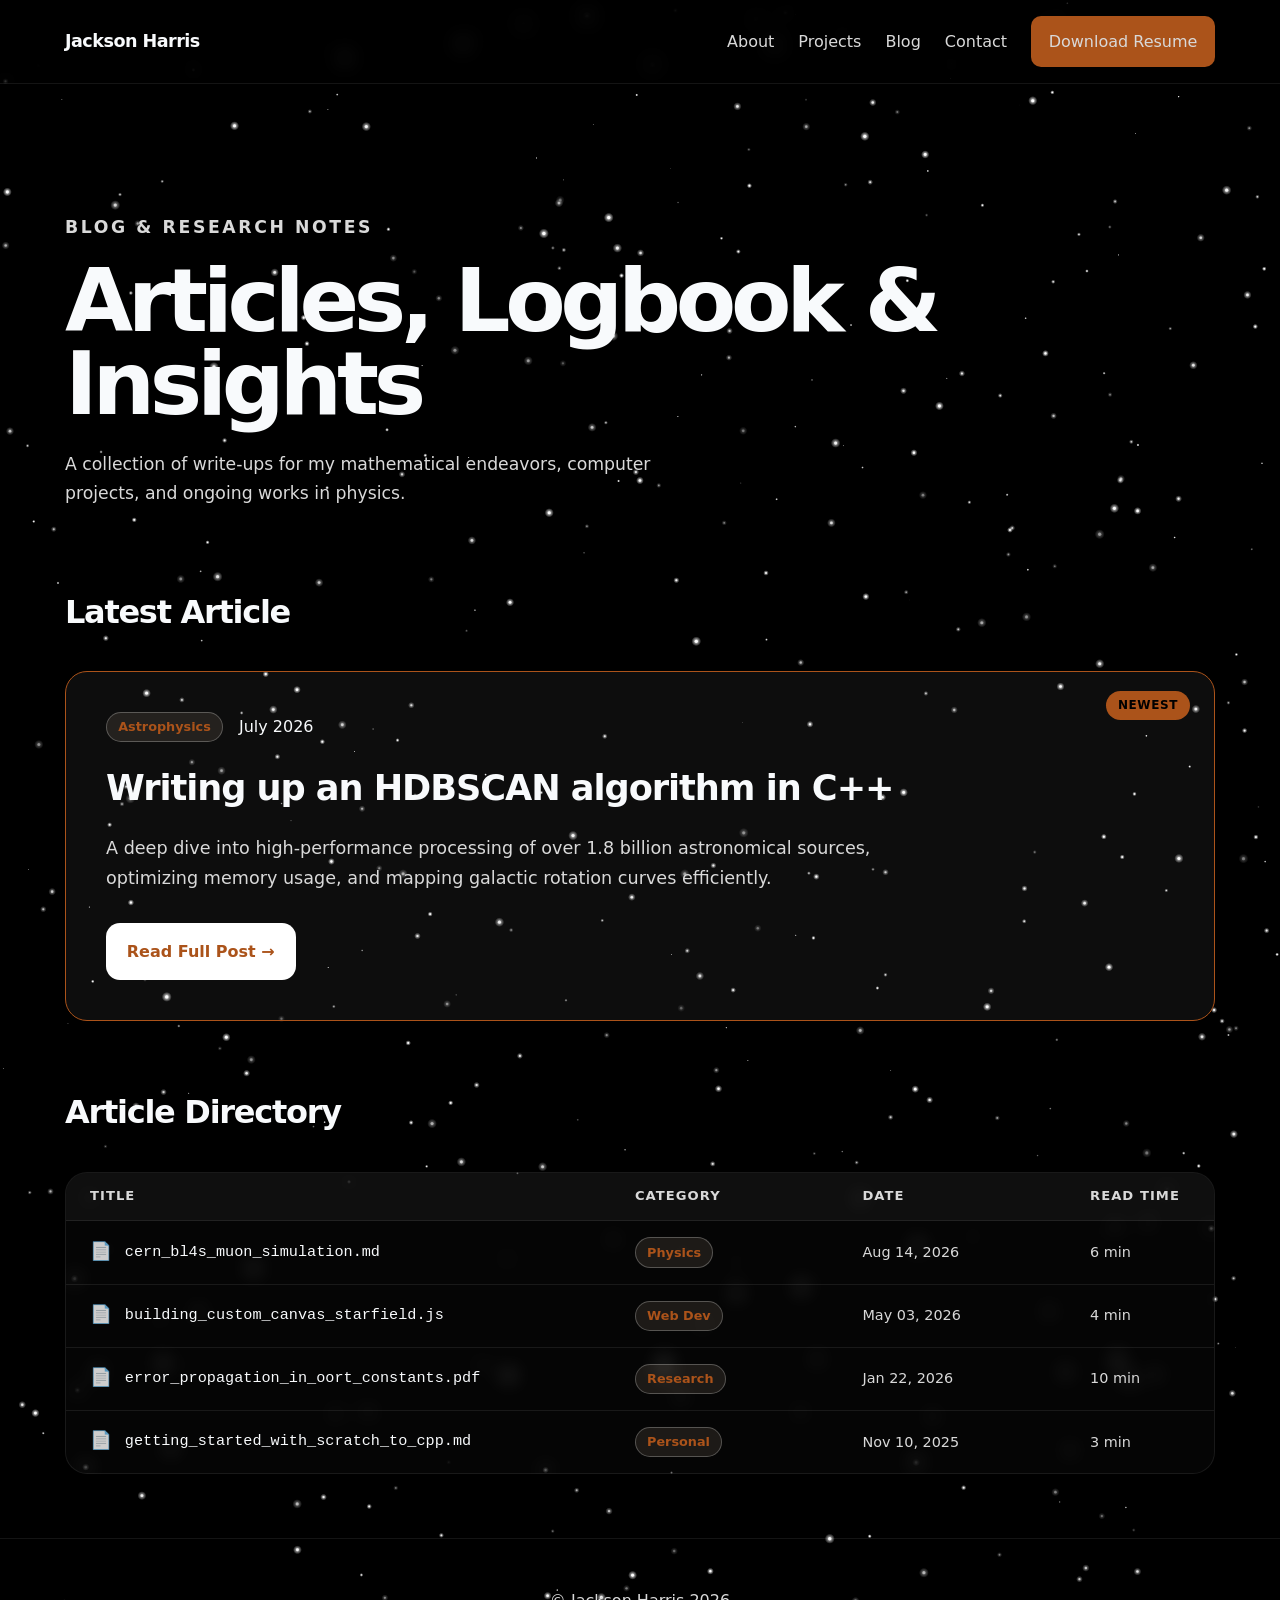
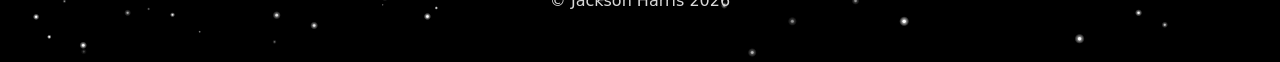
<file: blog.html>
<!DOCTYPE html>
<html lang="en">
<head>
  <meta charset="UTF-8" />
  <meta name="viewport" content="width=device-width, initial-scale=1.0" />
  <title>Blog | Jackson Harris</title>
  <link rel="stylesheet" href="css/main.css" />
</head>
<body>
  <canvas id="space-canvas"></canvas>

  <header class="navbar">
    <div class="container nav-inner">
      <a class="logo" href="index.html">Jackson Harris</a>
      <nav class="nav-links">
        <a href="about.html">About</a>
        <a href="projects.html">Projects</a>
        <a href="blog.html">Blog</a>
        <a href="contact.html">Contact</a>
        <a class="resume-btn" href="resume.pdf" target="_blank">Download Resume</a>
      </nav>
    </div>
  </header>

  <main>
    <section class="hero" style="padding-bottom: 2rem;">
      <div class="container">
        <p class="eyebrow">Blog & Research Notes</p>
        <h1>Articles, Logbook & Insights</h1>
        <p>A collection of write-ups for my mathematical endeavors, computer projects, and ongoing works in physics.</p>
      </div>
    </section>

    <section class="container">
      <h2 class="section-title">Latest Article</h2>
      <article class="card featured-blog-card">
        <div class="featured-badge">Newest</div>
        <div class="featured-content">
          <div class="blog-meta-header">
            <span class="file-tag">Astrophysics</span>
            <span class="date">July 2026</span>
          </div>
          <h2>Writing up an HDBSCAN algorithm in C++</h2>
          <p>A deep dive into high-performance processing of over 1.8 billion astronomical sources, optimizing memory usage, and mapping galactic rotation curves efficiently.</p>
          <a href="#" class="button button-primary">Read Full Post →</a>
        </div>
      </article>
    </section>

    <section class="container" style="margin-top: 4rem;">
      <h2 class="section-title">Article Directory</h2>
      
      <div class="file-explorer">
        <div class="file-row file-header">
          <div>Title</div>
          <div>Category</div>
          <div>Date</div>
          <div>Read Time</div>
        </div>

        <a href="#" class="file-row">
          <div class="file-title">
            <span class="file-icon">📄</span>
            <span class="file-name">cern_bl4s_muon_simulation.md</span>
          </div>
          <div><span class="file-tag">Physics</span></div>
          <div class="file-meta">Aug 14, 2026</div>
          <div class="file-meta">6 min</div>
        </a>

        <a href="#" class="file-row">
          <div class="file-title">
            <span class="file-icon">📄</span>
            <span class="file-name">building_custom_canvas_starfield.js</span>
          </div>
          <div><span class="file-tag">Web Dev</span></div>
          <div class="file-meta">May 03, 2026</div>
          <div class="file-meta">4 min</div>
        </a>

        <a href="#" class="file-row">
          <div class="file-title">
            <span class="file-icon">📄</span>
            <span class="file-name">error_propagation_in_oort_constants.pdf</span>
          </div>
          <div><span class="file-tag">Research</span></div>
          <div class="file-meta">Jan 22, 2026</div>
          <div class="file-meta">10 min</div>
        </a>

        <a href="#" class="file-row">
          <div class="file-title">
            <span class="file-icon">📄</span>
            <span class="file-name">getting_started_with_scratch_to_cpp.md</span>
          </div>
          <div><span class="file-tag">Personal</span></div>
          <div class="file-meta">Nov 10, 2025</div>
          <div class="file-meta">3 min</div>
        </a>
      </div>
    </section>
  </main>

  <footer>
    <div class="container">© Jackson Harris 2026</div>
  </footer>

  <script src="js/space-background.js"></script>
</body>
</html>
</file>
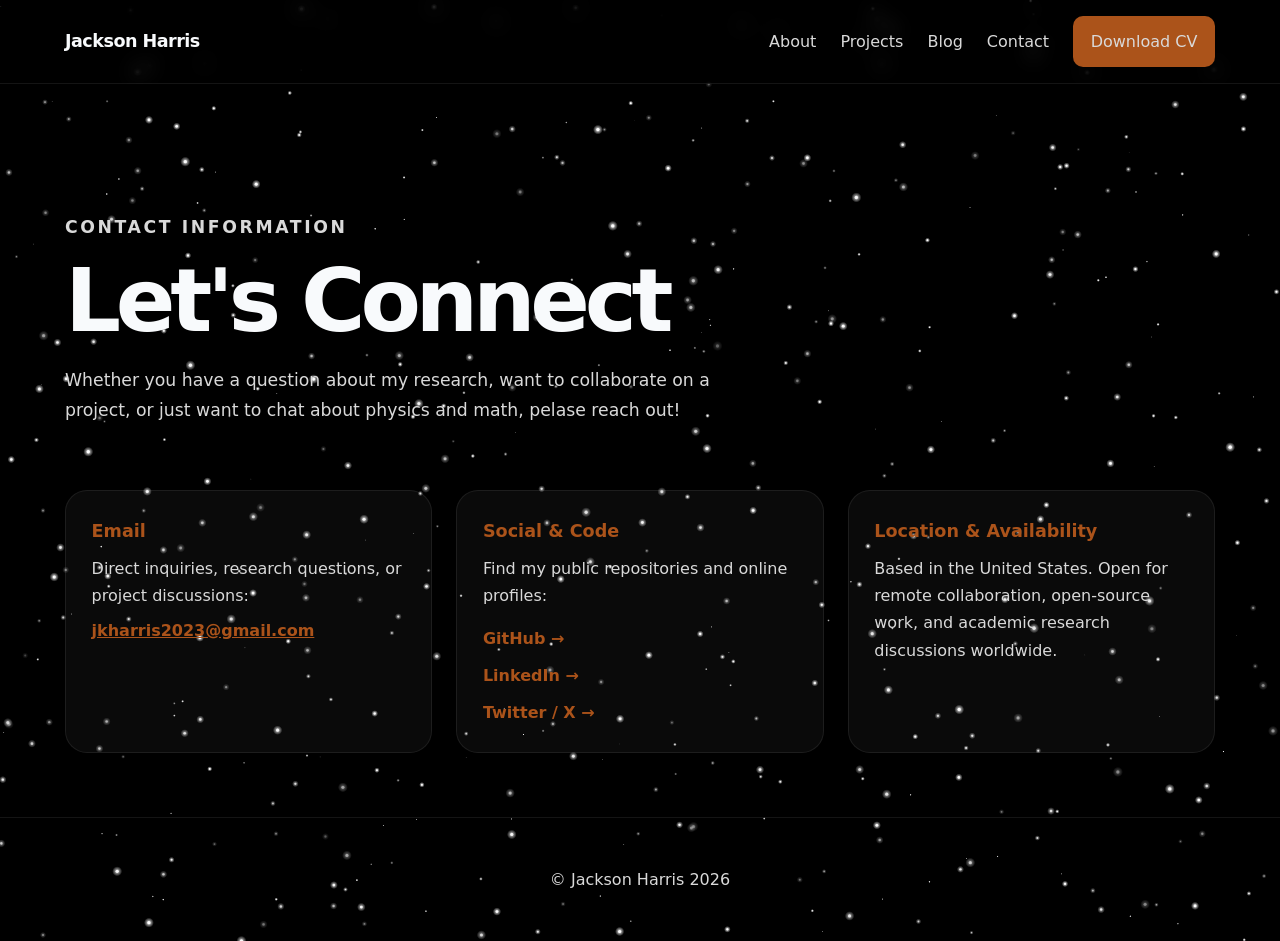
<file: contact.html>
<!DOCTYPE html>
<html lang="en">
<head>
  <meta charset="UTF-8" />
  <meta name="viewport" content="width=device-width, initial-scale=1.0" />
  <title>Contact | Jackson Harris</title>
  <link rel="stylesheet" href="css/main.css" />
</head>
<body>
  <canvas id="space-canvas"></canvas>

  <header class="navbar">
    <div class="container nav-inner">
      <a class="logo" href="index.html">Jackson Harris</a>
      <nav class="nav-links">
        <a href="about.html">About</a>
        <a href="projects.html">Projects</a>
        <a href="blog.html">Blog</a>
        <a href="contact.html">Contact</a>
        <a class="resume-btn" href="resume.pdf" target="_blank">Download CV</a>
      </nav>
    </div>
  </header>

  <main>
    <section class="hero" style="padding-bottom: 3rem;">
      <div class="container">
        <p class="eyebrow">Contact Information</p>
        <h1>Let's Connect</h1>
        <p>Whether you have a question about my research, want to collaborate on a project, or just want to chat about physics and math, pelase reach out!</p>
      </div>
    </section>

    <section class="container">
      <div class="info-grid">
        
        <article class="card">
          <h3 style="color: var(--accent); margin-bottom: 0.5rem;">Email</h3>
          <p style="margin-bottom: 0.5rem;">Direct inquiries, research questions, or project discussions:</p>
          <a href="mailto:jkharris2023@gmail.com" style="font-weight: 600; text-decoration: underline;">jkharris2023@gmail.com</a>
        </article>

        <article class="card">
          <h3 style="color: var(--accent); margin-bottom: 0.5rem;">Social & Code</h3>
          <p style="margin-bottom: 1rem;">Find my public repositories and online profiles:</p>
          <div style="display: flex; flex-direction: column; gap: 0.6rem;">
            <a href="https://github.com/Jackson-Harris-247" target="_blank">GitHub →</a>
            <a href="https://www.linkedin.com/in/jackson-harris-91b60b3a7/" target="_blank">LinkedIn →</a>
            <a href="https://x.com" target="_blank">Twitter / X →</a>
          </div>
        </article>

        <article class="card">
          <h3 style="color: var(--accent); margin-bottom: 0.5rem;">Location & Availability</h3>
          <p>Based in the United States. Open for remote collaboration, open-source work, and academic research discussions worldwide.</p>
        </article>

      </div>
    </section>
  </main>

  <footer>
    <div class="container">© Jackson Harris 2026</div>
  </footer>

  <script src="js/space-background.js"></script>
</body>
</html>
</file>
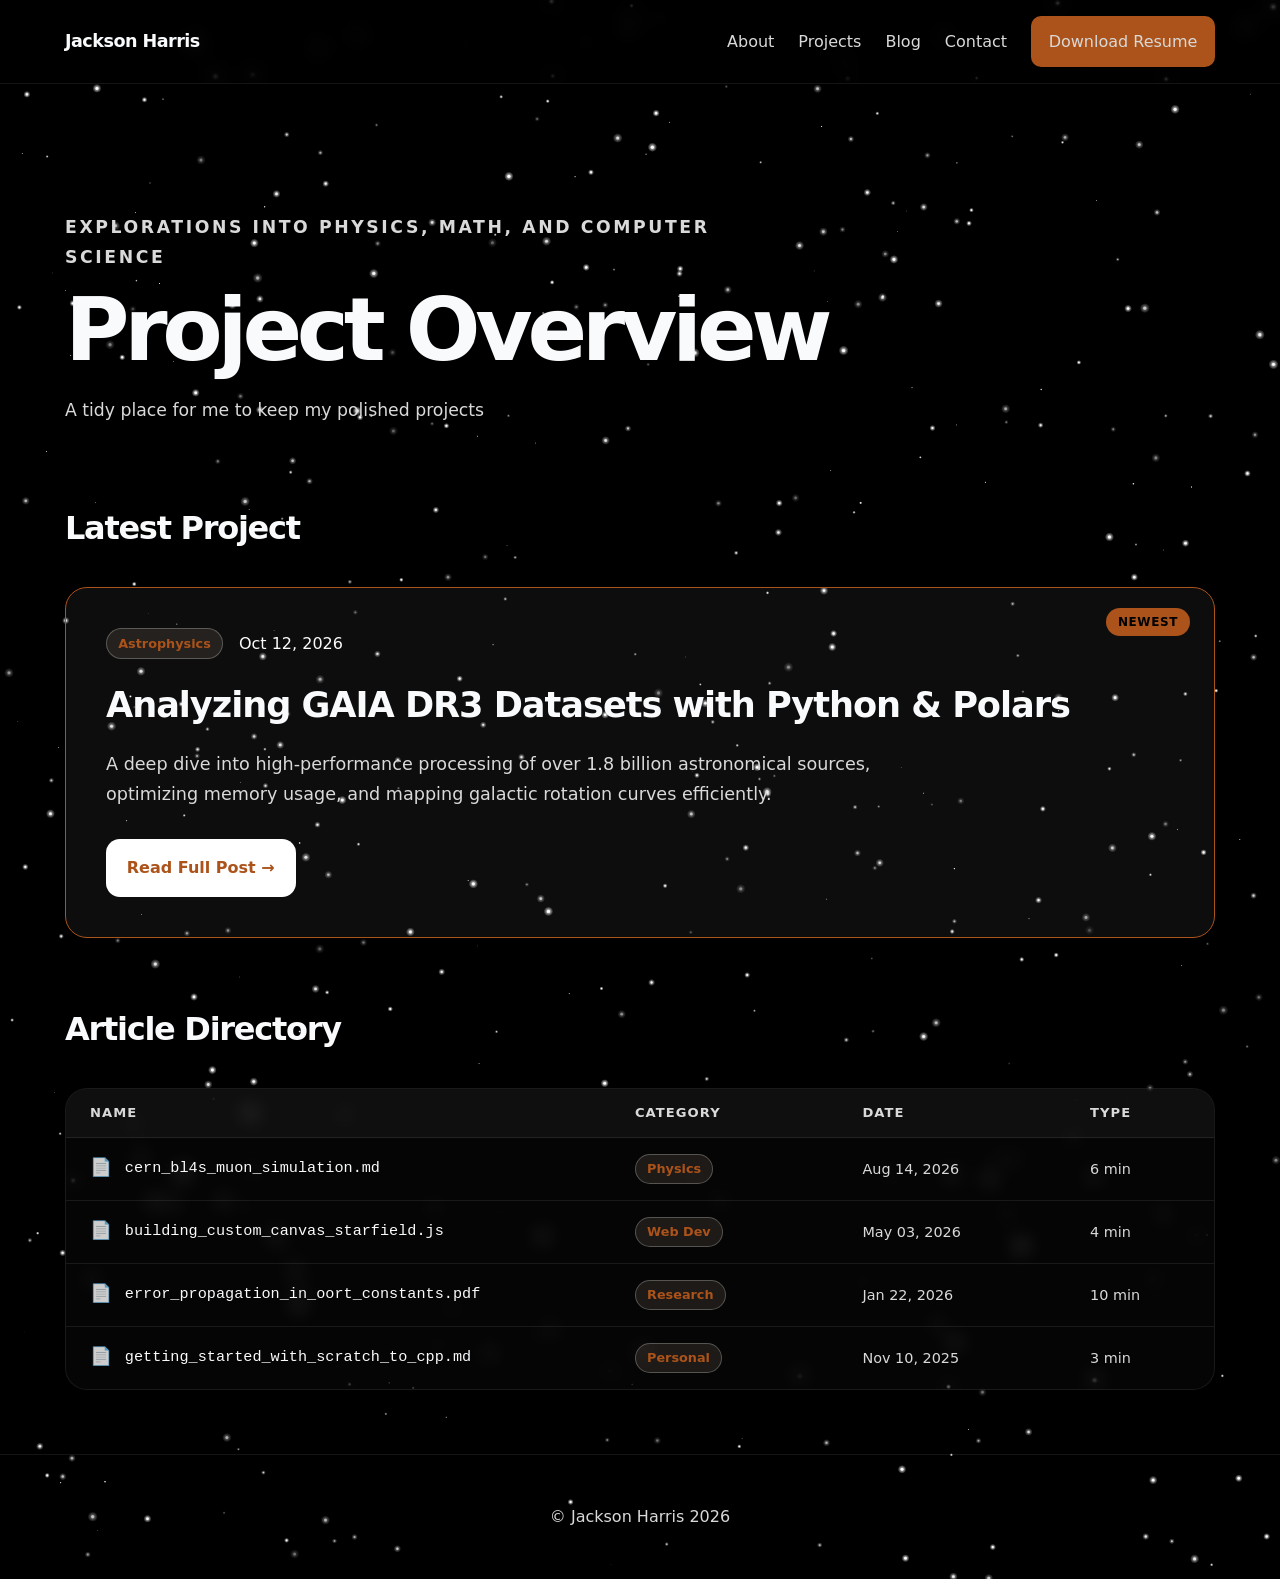
<file: projects.html>
<!DOCTYPE html>
<html lang="en">
<head>
  <meta charset="UTF-8" />
  <meta name="viewport" content="width=device-width, initial-scale=1.0" />
  <title>Projects | Jackson Harris</title>
  <link rel="stylesheet" href="css/main.css" />
</head>
<body>
  <canvas id="space-canvas"></canvas>

  <header class="navbar">
    <div class="container nav-inner">
      <a class="logo" href="index.html">Jackson Harris</a>
      <nav class="nav-links">
        <a href="about.html">About</a>
        <a href="projects.html">Projects</a>
        <a href="blog.html">Blog</a>
        <a href="contact.html">Contact</a>
        <a class="resume-btn" href="resume.pdf" target="_blank">Download Resume</a>
      </nav>
    </div>
  </header>

  <main>
    <section class="hero" style="padding-bottom: 2rem;">
      <div class="container">
        <p class="eyebrow">Explorations into Physics, Math, and Computer Science</p>
        <h1>Project Overview</h1>
        <p>A tidy place for me to keep my polished projects</p>
      </div>
    </section>

    <section class="container">
      <h2 class="section-title">Latest Project</h2>
      <article class="card featured-blog-card">
        <div class="featured-badge">Newest</div>
        <div class="featured-content">
          <div class="blog-meta-header">
            <span class="file-tag">Astrophysics</span>
            <span class="date">Oct 12, 2026</span>
          </div>
          <h2>Analyzing GAIA DR3 Datasets with Python & Polars</h2>
          <p>A deep dive into high-performance processing of over 1.8 billion astronomical sources, optimizing memory usage, and mapping galactic rotation curves efficiently.</p>
          <a href="#" class="button button-primary">Read Full Post →</a>
        </div>
      </article>
    </section>

    <section class="container" style="margin-top: 4rem;">
      <h2 class="section-title">Article Directory</h2>
      
      <div class="file-explorer">
        <div class="file-row file-header">
          <div>Name</div>
          <div>Category</div>
          <div>Date</div>
          <div>Type</div>
        </div>

        <a href="#" class="file-row">
          <div class="file-title">
            <span class="file-icon">📄</span>
            <span class="file-name">cern_bl4s_muon_simulation.md</span>
          </div>
          <div><span class="file-tag">Physics</span></div>
          <div class="file-meta">Aug 14, 2026</div>
          <div class="file-meta">6 min</div>
        </a>

        <a href="#" class="file-row">
          <div class="file-title">
            <span class="file-icon">📄</span>
            <span class="file-name">building_custom_canvas_starfield.js</span>
          </div>
          <div><span class="file-tag">Web Dev</span></div>
          <div class="file-meta">May 03, 2026</div>
          <div class="file-meta">4 min</div>
        </a>

        <a href="#" class="file-row">
          <div class="file-title">
            <span class="file-icon">📄</span>
            <span class="file-name">error_propagation_in_oort_constants.pdf</span>
          </div>
          <div><span class="file-tag">Research</span></div>
          <div class="file-meta">Jan 22, 2026</div>
          <div class="file-meta">10 min</div>
        </a>

        <a href="#" class="file-row">
          <div class="file-title">
            <span class="file-icon">📄</span>
            <span class="file-name">getting_started_with_scratch_to_cpp.md</span>
          </div>
          <div><span class="file-tag">Personal</span></div>
          <div class="file-meta">Nov 10, 2025</div>
          <div class="file-meta">3 min</div>
        </a>
      </div>
    </section>
  </main>

  <footer>
    <div class="container">© Jackson Harris 2026</div>
  </footer>

  <script src="js/space-background.js"></script>
</body>
</html>
</file>
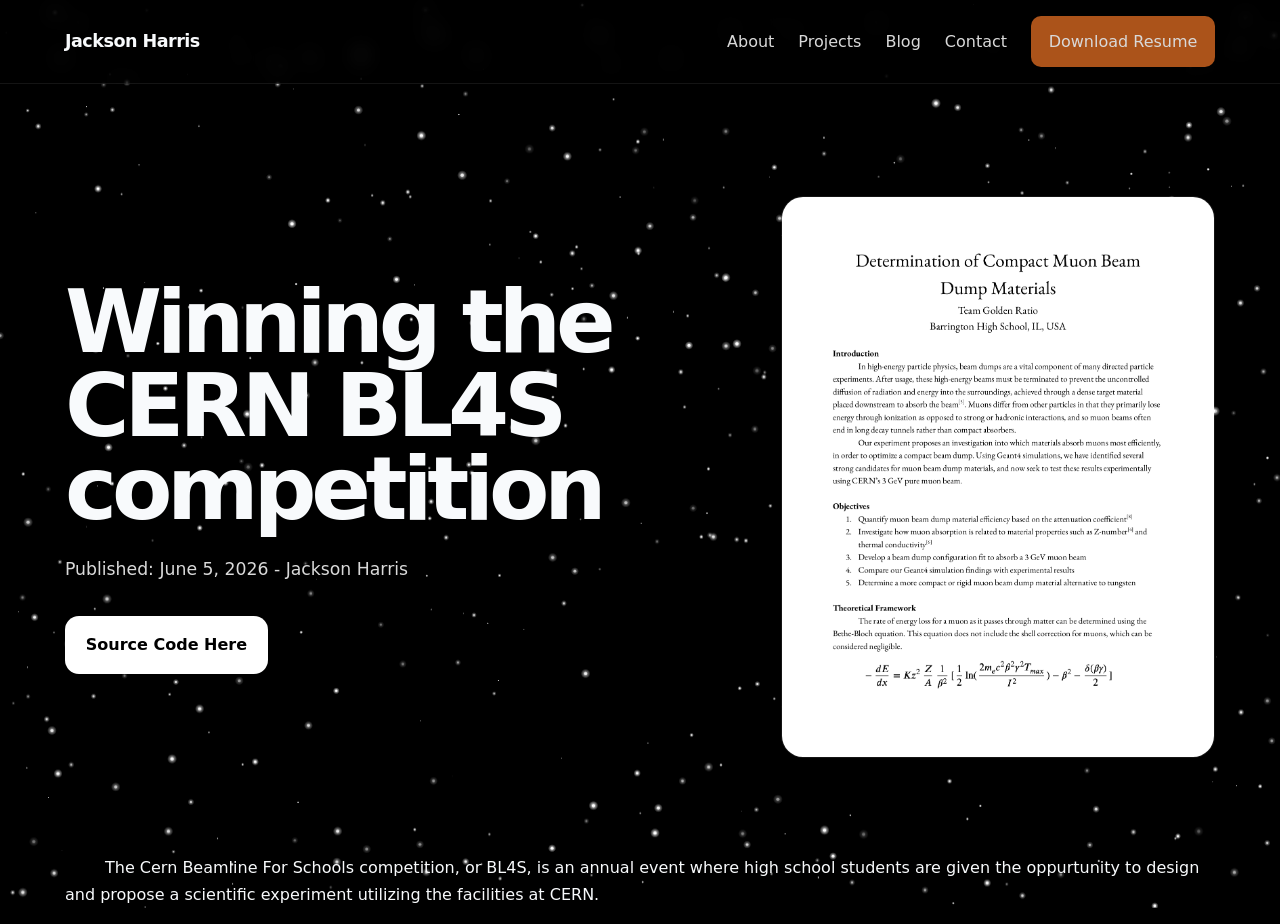
<file: pages/PROJECT-CernComp.html>
<DOCTYPE html>
<html lang="en">
<head>
  <meta charset="UTF-8" />
  <meta name="viewport" content="width=device-width initial-scale=1.0" />
  <title>Jackson Harris | CERN BL4S </title>
  <link rel="stylesheet" href="../css/main.css" />
</head>
<body>
  <!-- Space background canvas -->
  <canvas id="space-canvas"></canvas>

  <header class="navbar">
    <div class="container nav-inner">
      <a class="logo" href="../index.html">Jackson Harris</a>
      <nav class="nav-links">
        <a href="../about.html">About</a>
	<a href="../projects.html">Projects</a>
	<a href="../blog.html">Blog</a>
	<a href="../contact.html">Contact</a>
	<a class="resume-btn" href="../resume.pdf" target="_blank">Download Resume</a>
      </nav>
    </div>
  </header>

  <main>
    <section class="hero">
  <div class="container hero-grid">
    <div>
      <h1>Winning the CERN BL4S competition</h1>
      <p>Published: June 5, 2026 - Jackson Harris</p>
      <div class="hero-buttons">
        <a href="https://github.com/Jackson-Harris-247/Muon-Beam-Dump-Simulation" target="_blank" rel="noopener noreferrer" class="button button-primary">Source Code Here</a>
      </div>
    </div>

    <div class="hero-image">
      <img src="../images/CERN-BL4S.jpg" alt="CERN BL4S Project Image" />
    </div>
  </div>
</section>

    <section class="container">
      <p style="text-indent: 40px;">
		The Cern Beamline For Schools competition, or BL4S, is an annual event where high school students are given the oppurtunity to design and propose a scientific experiment utilizing the facilities at CERN.
      </p>
    </section>
  </main>

	<script src="../js/space-background.js"></script>
</body>

</html>
</file>
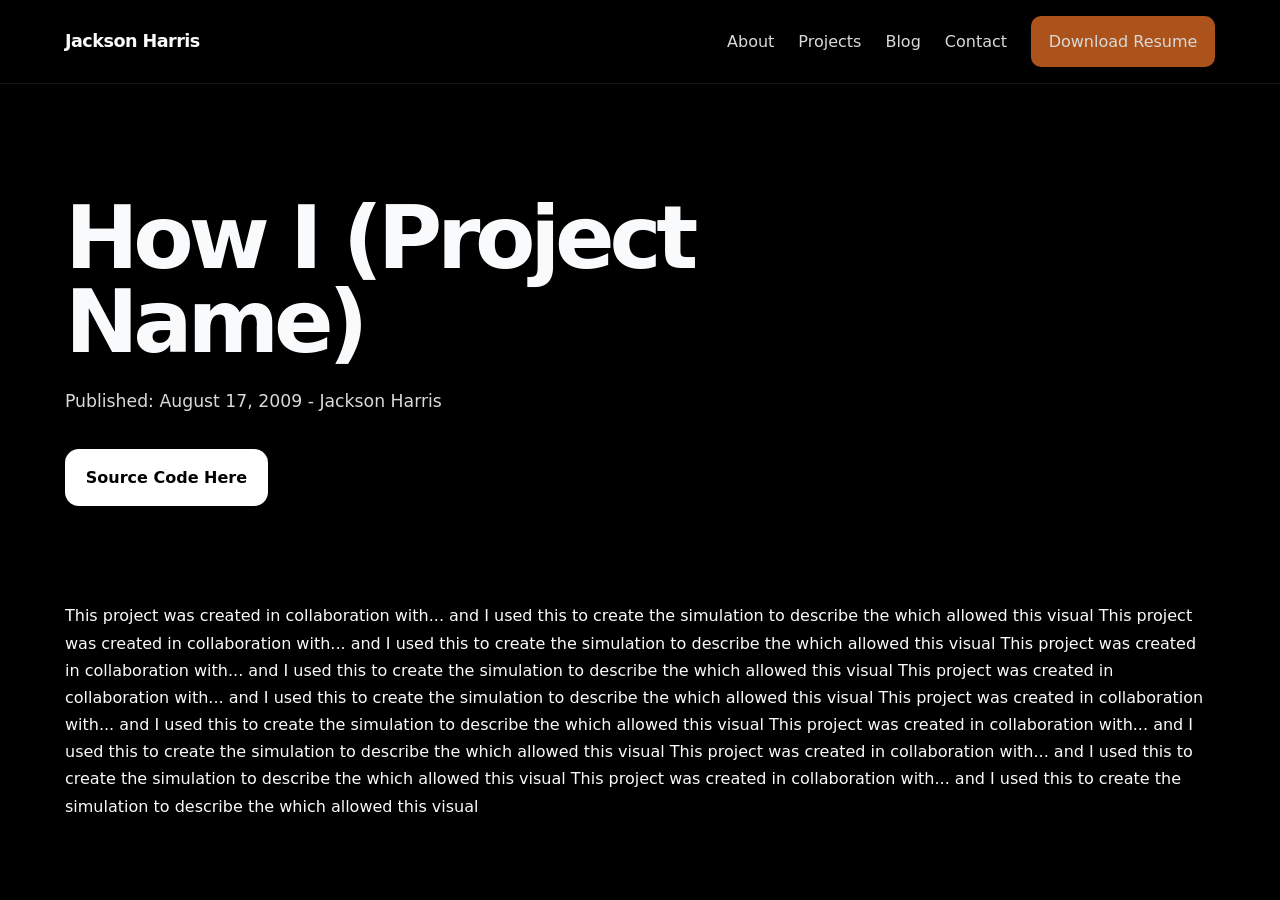
<file: pages/projectTemplate.html>
<!DOCTYPE html>
<html lang="en">
<head>
  <meta charset="UTF-8" />
  <meta name="viewport" content="width=device-width initial-scale=1.0" />
  <title>Jackson Harris | Template Project</title>
  <link rel="stylesheet" href="../css/main.css" />
</head>
<body>
  <!-- Space background canvas -->
  <canvas id="space-canvas"></canvas>

  <header class="navbar">
    <div class="container nav-inner">
      <a class="logo" href="../index.html">Jackson Harris</a>
      <nav class="nav-links">
        <a href="../about.html">About</a>
	<a href="../projects.html">Projects</a>
	<a href="../blog.html">Blog</a>
	<a href="../contact.html">Contact</a>
	<a class="resume-btn" href="../resume.pdf" target="_blank">Download Resume</a>
      </nav>
    </div>
  </header>

  <main>
    <section class="hero">
      <div class="container hero-grid">
        <div>
	  <h1>How I (Project Name)</h1>
	  <p>Published: August 17, 2009 - Jackson Harris</p>
          <div class="hero-buttons">
	    <a href="#" class="button button-primary">Source Code Here</a>
          </div>
	<div>
      </div>
    </section>

    <section class="container">
      <p>
		This project was created in collaboration with... and I used this to create the simulation to describe the which allowed this visual	This project was created in collaboration with... and I used this to create the simulation to describe the which allowed this visual	This project was created in collaboration with... and I used this to create the simulation to describe the which allowed this visual	This project was created in collaboration with... and I used this to create the simulation to describe the which allowed this visual	This project was created in collaboration with... and I used this to create the simulation to describe the which allowed this visual	This project was created in collaboration with... and I used this to create the simulation to describe the which allowed this visual	This project was created in collaboration with... and I used this to create the simulation to describe the which allowed this visual	This project was created in collaboration with... and I used this to create the simulation to describe the which allowed this visual
      </p>
    </section>
  </main>
</body>

</html>
</file>
<file: css/main.css>
:root {
  --bg: #000000;
  --surface: #111827;
  --surface-2: #1e293b;
  --text: #f8fafc;
  --muted: #d9d9d9;
  --accent: rgb(171, 83, 26);
  --border: rgba(255, 255, 255, 0.08);
  --max-width: 1150px;
  --radius: 22px;
  --shadow: 0 10px 30px rgba(0, 0, 0, 0.35);
  --transition: 0.25s ease;
}

* { box-sizing: border-box; }

html { scroll-behavior: smooth; }

body {
  margin: 0;
  font-family: Inter, system-ui, -apple-system, sans-serif;
  background: var(--bg);
  color: var(--text);
  line-height: 1.7;
  position: relative;
  overflow-x: hidden;
}

body::-webkit-scrollbar {
  display: none;
}

#space-canvas {
  position: absolute;
  top: 0;
  left: 0;
  width: 100%;
  height: 100%;
  z-index: -1;
}

img { max-width: 100%; display: block; }
a { text-decoration: none; color: inherit; }

.container {
  width: min(var(--max-width), calc(100% - 2rem));
  margin: 0 auto;
}

/* --- NAVBAR --- */
.navbar {
  position: sticky;
  top: 0;
  backdrop-filter: blur(10px);
  background: rgba(0, 0, 0, 0.5);
  border-bottom: 1px solid var(--border);
  z-index: 1000;
}

.nav-inner {
  display: flex;
  align-items: center;
  justify-content: space-between;
  padding: 1rem 0;
}

.logo { font-weight: 700; font-size: 1.1rem; letter-spacing: -0.03em; }

.nav-links { display: flex; gap: 1.5rem; align-items: center; }

.nav-links a {
  color: var(--muted);
  transition: var(--transition);
  font-weight: 500;
}

.nav-links a:hover { color: white; }

.resume-btn {
  padding: 0.75rem 1.1rem;
  border-radius: 10px;
  background: rgb(171, 83, 26);
  color: white;
  font-weight: 600;
  transition: var(--transition);
}

/* --- HERO --- */
.hero { padding: 7rem 0 5rem; }

.hero-image img {
  border-radius: var(--radius);
  border: 1px solid var(--border);
  box-shadow: var(--shadow);
  objext-fit: cover;
}

.hero-grid {
  display: grid;
  grid-template-columns: 1.2fr 0.8fr;
  gap: 4rem;
  align-items: center;
}

.eyebrow {
  color: var(--accent);
  text-transform: uppercase;
  letter-spacing: 0.15em;
  font-size: 0.8rem;
  font-weight: 700;
  margin-bottom: 1rem;
}

.hero h1 {
  font-size: clamp(3rem, 7vw, 5.5rem);
  line-height: 0.95;
  margin: 0 0 1.5rem;
  letter-spacing: -0.06em;
}

.hero p { color: var(--muted); font-size: 1.08rem; max-width: 60ch; }

.hero-buttons { display: flex; gap: 1rem; margin-top: 2rem; flex-wrap: wrap; }

/* --- BUTTONS --- */
.button {
  padding: 0.95rem 1.3rem;
  border-radius: 14px;
  font-weight: 600;
  transition: var(--transition);
  display: inline-block;
  cursor: pointer;
  border: none;
}

.button-primary { background: white; color: black; }
.button-secondary { border: 1px solid var(--border); background: rgba(255,255,255,0.04); color: var(--text); }
.button:hover { transform: translateY(-3px); }

/* --- CARDS & GRIDS --- */
.section-title { font-size: 2rem; margin-bottom: 2rem; letter-spacing: -0.04em; }

.info-grid {
  display: grid;
  grid-template-columns: repeat(auto-fit, minmax(300px, 1fr));
  gap: 1.5rem;
}

.card {
  background: rgba(255,255,255,0.04);
  border: 1px solid var(--border);
  border-radius: var(--radius);
  padding: 1.6rem;
  transition: var(--transition);
}

.card:hover {
  transform: translateY(-4px);
  background: rgba(255,255,255,0.06);
}

.card img { border-radius: 14px; margin-bottom: 1rem; }
.card h3 { margin-top: 0; margin-bottom: 0.8rem; font-size: 1.1rem; }
.card p { margin: 0; color: var(--muted); margin-bottom: 1rem; }
.card a { color: var(--accent); font-weight: 600; }

/* --- TIMELINE & FOOTER --- */
.timeline { display: flex; flex-direction: column; gap: 1.5rem; }
.timeline-item { border-left: 2px solid var(--accent); padding-left: 1.5rem; }
.timeline-item .date { color: var(--accent); font-size: 0.9rem; margin: 0.4rem 0; }

footer {
  border-top: 1px solid var(--border);
  padding: 3rem 0;
  color: var(--muted);
  text-align: center;
  margin-top: 4rem;
}

/* --- RESPONSIVE --- */
@media (max-width: 950px) {
  .hero-grid { grid-template-columns: 1fr; }
  .hero { padding-top: 5rem; }
}

/* --- FEATURED BLOG CARD --- */
.featured-blog-card {
  position: relative;
  background: rgba(255, 255, 255, 0.05);
  border: 1px solid var(--accent);
  padding: 2.5rem;
}

.featured-badge {
  position: absolute;
  top: 1.2rem;
  right: 1.5rem;
  background: var(--accent);
  color: var(--bg);
  font-weight: 700;
  font-size: 0.75rem;
  text-transform: uppercase;
  padding: 0.25rem 0.75rem;
  border-radius: 999px;
  letter-spacing: 0.05em;
}

.blog-meta-header {
  display: flex;
  align-items: center;
  gap: 1rem;
  margin-bottom: 1rem;
}

.featured-blog-card h2 {
  font-size: clamp(1.5rem, 3vw, 2.2rem);
  margin: 0.5rem 0 1rem;
  letter-spacing: -0.03em;
}

.featured-blog-card p {
  font-size: 1.1rem;
  margin-bottom: 1.8rem;
  max-width: 75ch;
}

/* --- FILE EXPLORER LIST VIEW --- */
.file-explorer {
  background: rgba(255, 255, 255, 0.02);
  border: 1px solid var(--border);
  border-radius: var(--radius);
  overflow: hidden;
  backdrop-filter: blur(10px);
}

.file-row {
  display: grid;
  grid-template-columns: 2.5fr 1fr 1fr 100px;
  padding: 1rem 1.5rem;
  align-items: center;
  border-bottom: 1px solid var(--border);
  transition: var(--transition);
  color: var(--text);
  gap: 1rem;
}

.file-row:last-child {
  border-bottom: none;
}

.file-row.file-header {
  background: rgba(255, 255, 255, 0.04);
  font-weight: 600;
  color: var(--muted);
  font-size: 0.82rem;
  text-transform: uppercase;
  letter-spacing: 0.08em;
  padding-top: 0.8rem;
  padding-bottom: 0.8rem;
}

.file-row:not(.file-header):hover {
  background: rgba(255, 255, 255, 0.07);
  transform: translateX(4px);
}

.file-title {
  display: flex;
  align-items: center;
  gap: 0.8rem;
  font-family: ui-monospace, SFMono-Regular, Menlo, Monaco, Consolas, monospace;
  font-size: 0.95rem;
}

.file-icon {
  font-size: 1.1rem;
  opacity: 0.8;
}

.file-name {
  color: var(--text);
  font-weight: 500;
}

.file-meta {
  color: var(--muted);
  font-size: 0.9rem;
}

.file-tag {
  display: inline-block;
  padding: 0.2rem 0.7rem;
  border-radius: 999px;
  background: rgba(207, 176, 157, 0.12);
  color: var(--accent);
  font-size: 0.8rem;
  font-weight: 600;
  width: fit-content;
  border: 1px solid rgba(255, 255, 255, 0.25);
}

/* --- RESPONSIVE ADJUSTMENTS --- */
@media (max-width: 768px) {
  .file-row {
    grid-template-columns: 1fr;
    gap: 0.4rem;
    padding: 1rem;
  }

  .file-row.file-header {
    display: none;
  }

  .file-meta {
    font-size: 0.82rem;
  }
}
</file>
